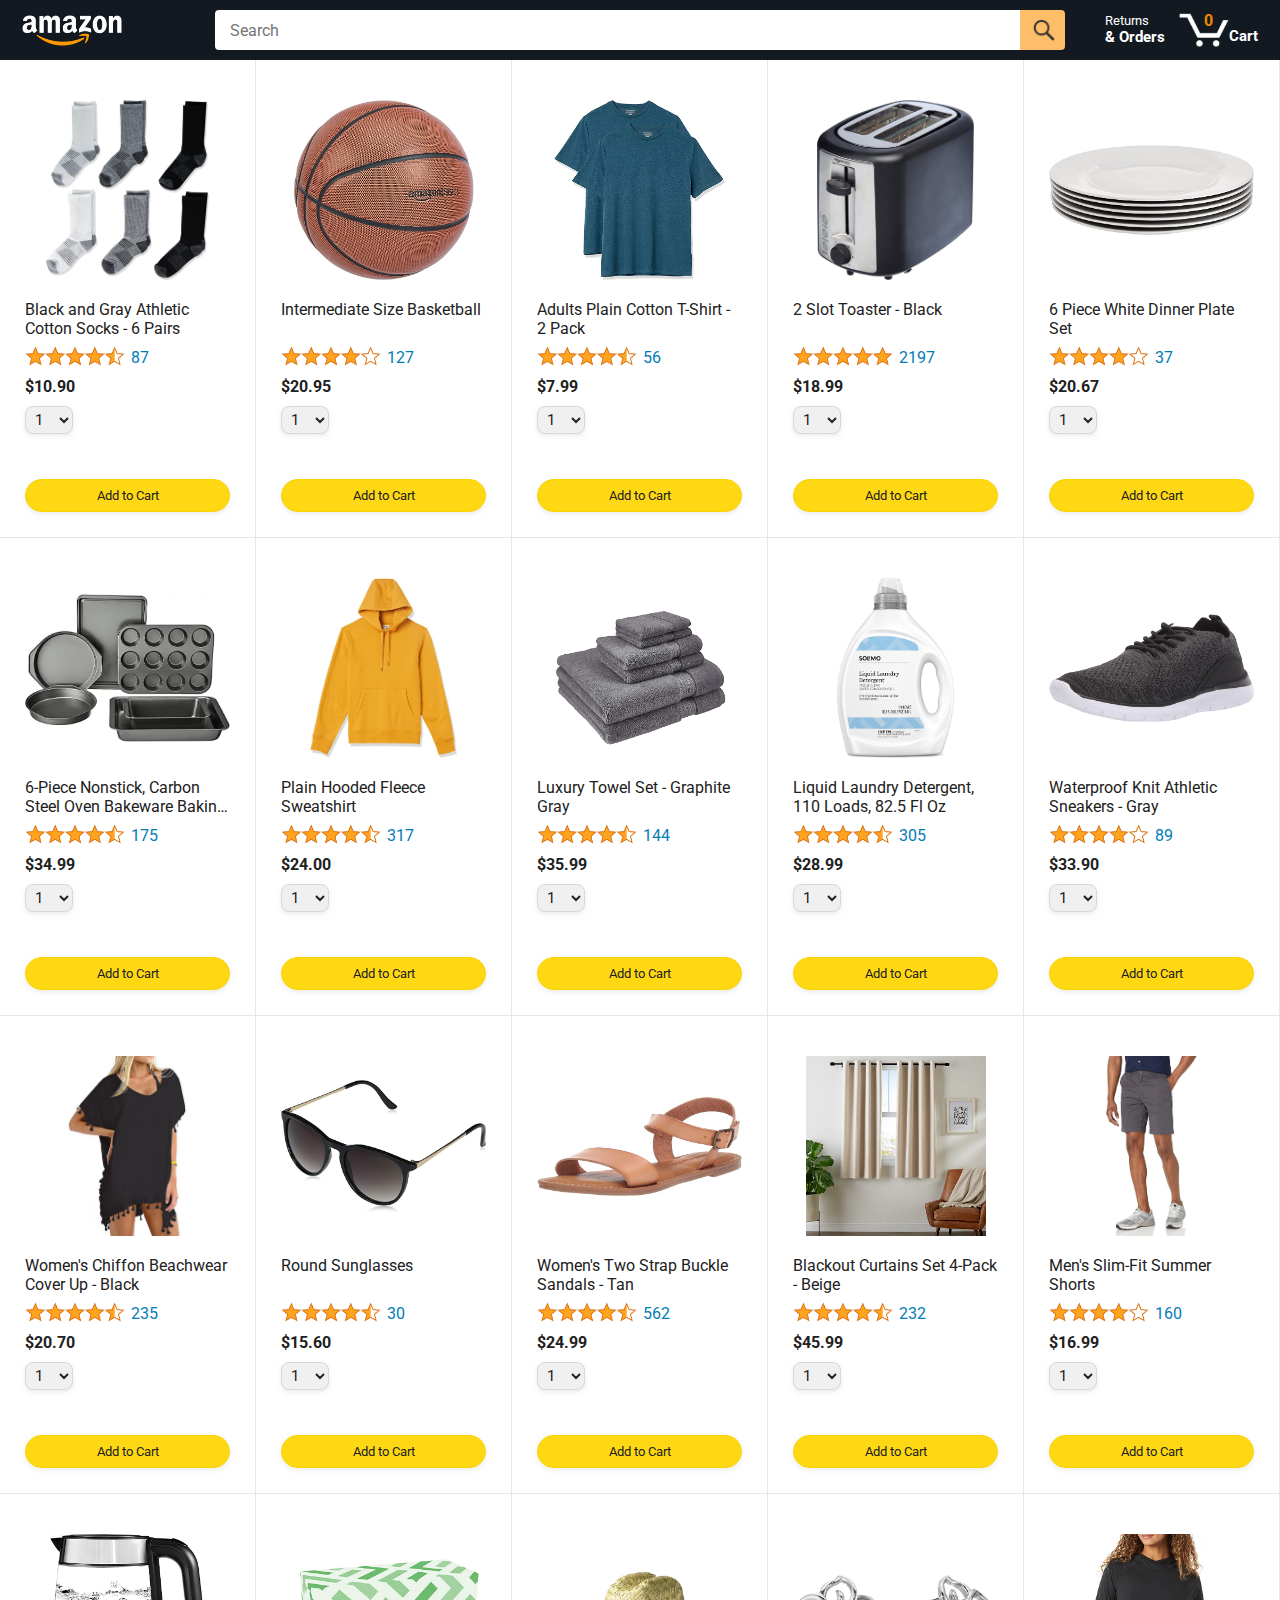
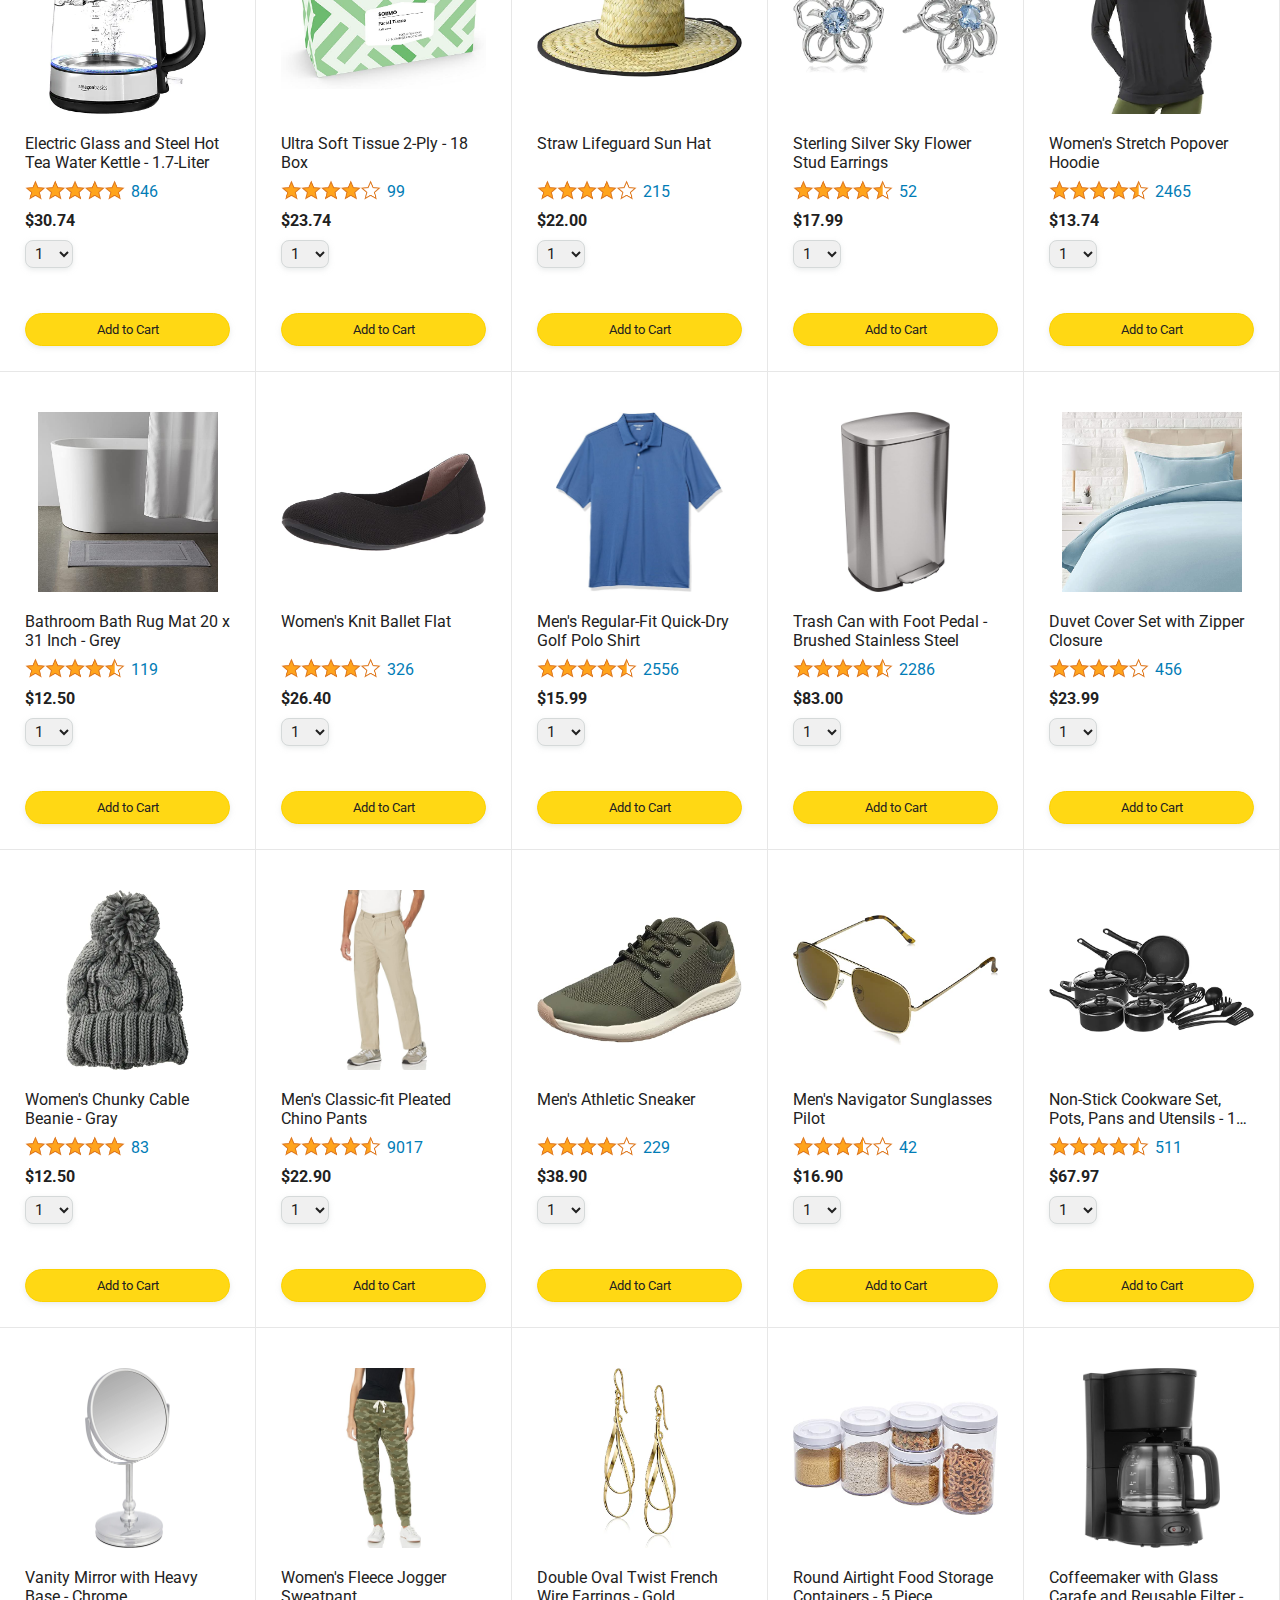
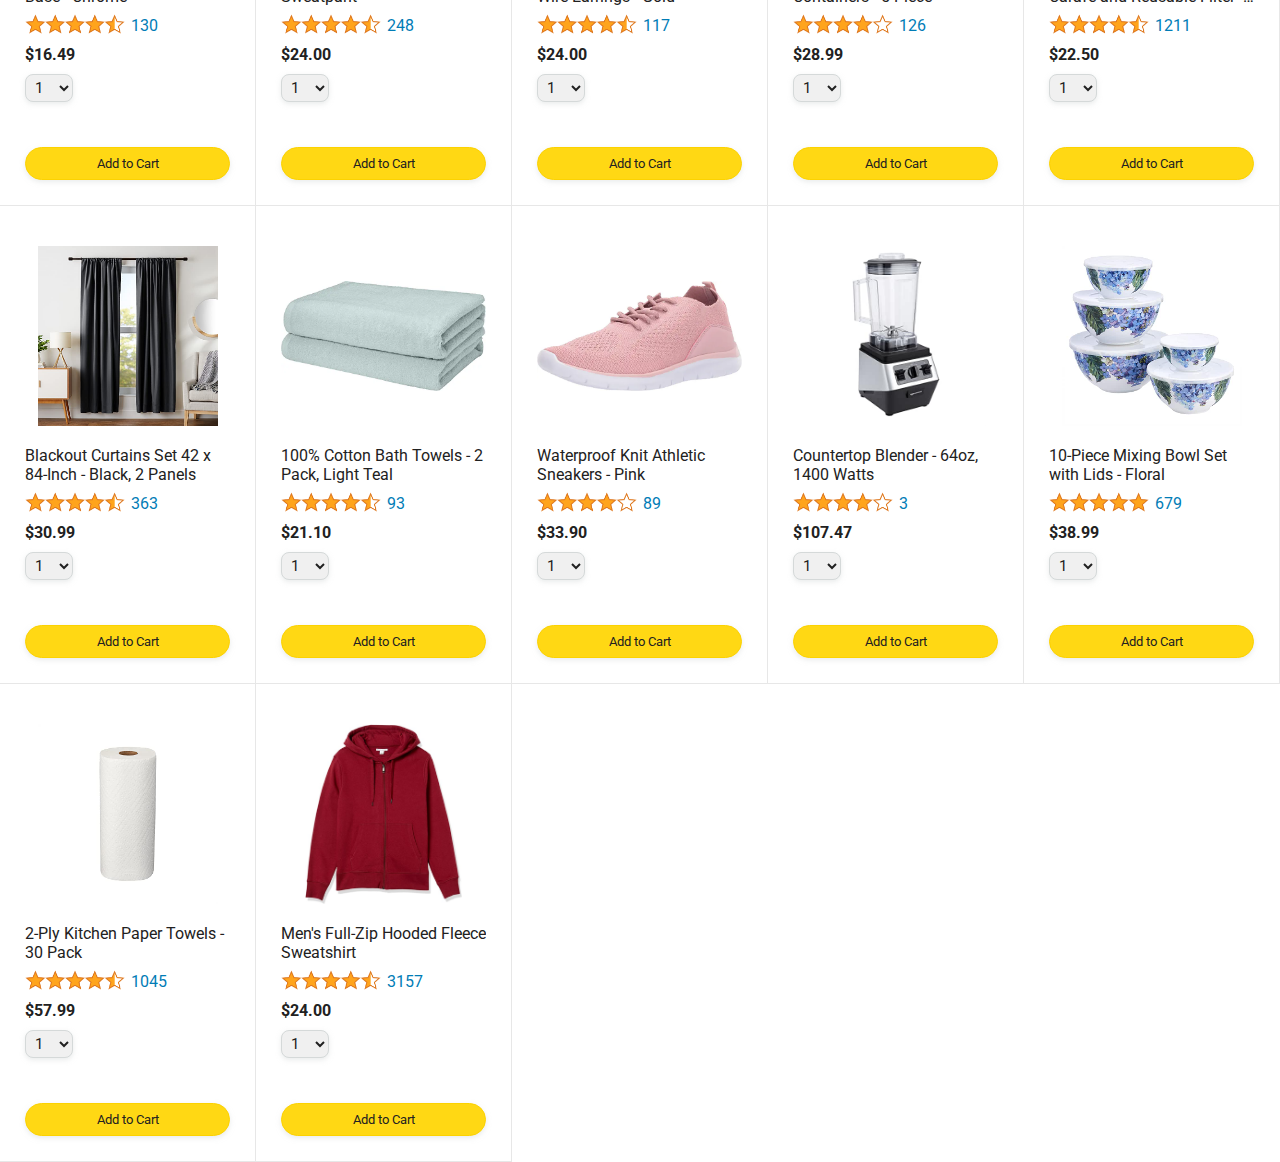
<file: amazon-html-css/amazon.html>
<!DOCTYPE html>
<html>
  <head>
    <title>Amazon Project</title>

    <!-- This code is needed for responsive design to work.
      (Responsive design = make the website look good on
      smaller screen sizes like a phone or a tablet). -->
    <meta name="viewport" content="width=device-width, initial-scale=1">

    <!-- Load a font called Roboto from Google Fonts. -->
    <link rel="preconnect" href="https://fonts.googleapis.com">
    <link rel="preconnect" href="https://fonts.gstatic.com" crossorigin>
    <link href="https://fonts.googleapis.com/css2?family=Roboto:wght@400;500;700&display=swap" rel="stylesheet">

    <!-- Here are the CSS files for this page. -->
    <link rel="stylesheet" href="styles/shared/general.css">
    <link rel="stylesheet" href="styles/shared/amazon-header.css">
    <link rel="stylesheet" href="styles/pages/amazon.css">
  </head>
  <body>
    <div class="amazon-header">
      <div class="amazon-header-left-section">
        <a href="amazon.html" class="header-link">
          <img class="amazon-logo"
            src="images/amazon-logo-white.png">
          <img class="amazon-mobile-logo"
            src="images/amazon-mobile-logo-white.png">
        </a>
      </div>

      <div class="amazon-header-middle-section">
        <input class="search-bar" type="text" placeholder="Search">

        <button class="search-button">
          <img class="search-icon" src="images/icons/search-icon.png">
        </button>
      </div>

      <div class="amazon-header-right-section">
        <a class="orders-link header-link" href="orders.html">
          <span class="returns-text">Returns</span>
          <span class="orders-text">& Orders</span>
        </a>

        <a class="cart-link header-link" href="checkout.html">
          <img class="cart-icon" src="images/icons/cart-icon.png">
          <div class="cart-quantity js-cart-quantity">0</div>
          <div class="cart-text">Cart</div>
        </a>
      </div>
    </div>

    <div class="main">
      <div class="products-grid js-products-grid">
      </div>
    </div>

    <script src="data/cart.js"></script>
    <script src="data/products.js"></script>
    <script src="scripts/amazon.js"></script>
  </body>
</html>
</file>
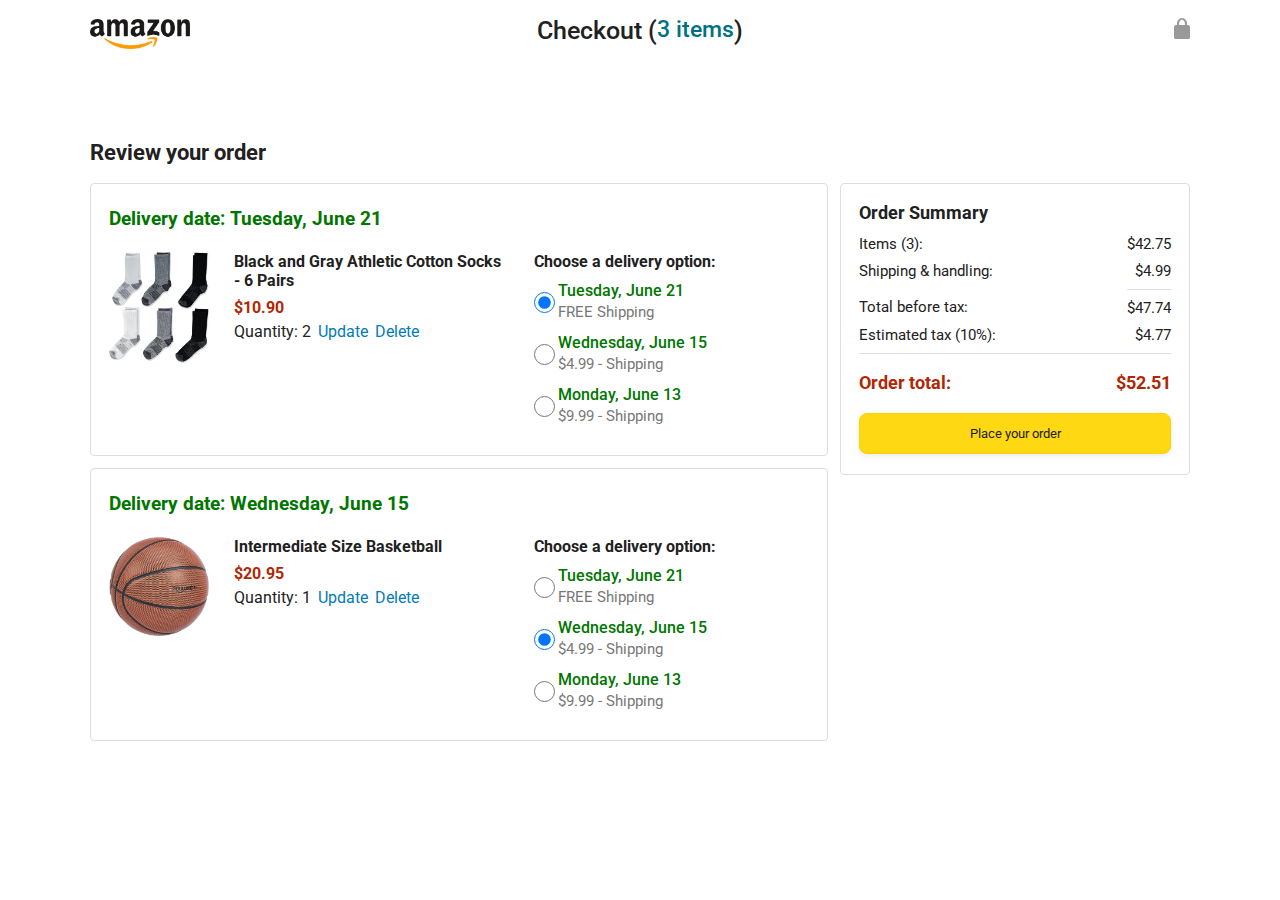
<file: amazon-html-css/checkout.html>
<!DOCTYPE html>
<html>
  <head>
    <title>Checkout</title>

    <!-- This code is needed for responsive design to work.
      (Responsive design = make the website look good on
      smaller screen sizes like a phone or a tablet). -->
    <meta name="viewport" content="width=device-width, initial-scale=1">

    <!-- Load a font called Roboto from Google Fonts. -->
    <link rel="preconnect" href="https://fonts.googleapis.com">
    <link rel="preconnect" href="https://fonts.gstatic.com" crossorigin>
    <link href="https://fonts.googleapis.com/css2?family=Roboto:wght@400;500;700&display=swap" rel="stylesheet">

    <!-- Here are the CSS files for this page. -->
    <link rel="stylesheet" href="styles/shared/general.css">
    <link rel="stylesheet" href="styles/pages/checkout/checkout-header.css">
    <link rel="stylesheet" href="styles/pages/checkout/checkout.css">
  </head>
  <body>
    <div class="checkout-header">
      <div class="header-content">
        <div class="checkout-header-left-section">
          <a href="amazon.html">
            <img class="amazon-logo" src="images/amazon-logo.png">
            <img class="amazon-mobile-logo" src="images/amazon-mobile-logo.png">
          </a>
        </div>

        <div class="checkout-header-middle-section">
          Checkout (<a class="return-to-home-link"
            href="amazon.html">3 items</a>)
        </div>

        <div class="checkout-header-right-section">
          <img src="images/icons/checkout-lock-icon.png">
        </div>
      </div>
    </div>

    <div class="main">
      <div class="page-title">Review your order</div>

      <div class="checkout-grid">
        <div class="order-summary">
          <div class="cart-item-container">
            <div class="delivery-date">
              Delivery date: Tuesday, June 21
            </div>

            <div class="cart-item-details-grid">
              <img class="product-image"
                src="images/products/athletic-cotton-socks-6-pairs.jpg">

              <div class="cart-item-details">
                <div class="product-name">
                  Black and Gray Athletic Cotton Socks - 6 Pairs
                </div>
                <div class="product-price">
                  $10.90
                </div>
                <div class="product-quantity">
                  <span>
                    Quantity: <span class="quantity-label">2</span>
                  </span>
                  <span class="update-quantity-link link-primary">
                    Update
                  </span>
                  <span class="delete-quantity-link link-primary">
                    Delete
                  </span>
                </div>
              </div>

              <div class="delivery-options">
                <div class="delivery-options-title">
                  Choose a delivery option:
                </div>
                <div class="delivery-option">
                  <input type="radio" checked
                    class="delivery-option-input"
                    name="delivery-option-1">
                  <div>
                    <div class="delivery-option-date">
                      Tuesday, June 21
                    </div>
                    <div class="delivery-option-price">
                      FREE Shipping
                    </div>
                  </div>
                </div>
                <div class="delivery-option">
                  <input type="radio"
                    class="delivery-option-input"
                    name="delivery-option-1">
                  <div>
                    <div class="delivery-option-date">
                      Wednesday, June 15
                    </div>
                    <div class="delivery-option-price">
                      $4.99 - Shipping
                    </div>
                  </div>
                </div>
                <div class="delivery-option">
                  <input type="radio"
                    class="delivery-option-input"
                    name="delivery-option-1">
                  <div>
                    <div class="delivery-option-date">
                      Monday, June 13
                    </div>
                    <div class="delivery-option-price">
                      $9.99 - Shipping
                    </div>
                  </div>
                </div>
              </div>
            </div>
          </div>

          <div class="cart-item-container">
            <div class="delivery-date">
              Delivery date: Wednesday, June 15
            </div>

            <div class="cart-item-details-grid">
              <img class="product-image"
                src="images/products/intermediate-composite-basketball.jpg">

              <div class="cart-item-details">
                <div class="product-name">
                  Intermediate Size Basketball
                </div>
                <div class="product-price">
                  $20.95
                </div>
                <div class="product-quantity">
                  <span>
                    Quantity: <span class="quantity-label">1</span>
                  </span>
                  <span class="update-quantity-link link-primary">
                    Update
                  </span>
                  <span class="delete-quantity-link link-primary">
                    Delete
                  </span>
                </div>
              </div>

              <div class="delivery-options">
                <div class="delivery-options-title">
                  Choose a delivery option:
                </div>

                <div class="delivery-option">
                  <input type="radio" class="delivery-option-input"
                    name="delivery-option-2">
                  <div>
                    <div class="delivery-option-date">
                      Tuesday, June 21
                    </div>
                    <div class="delivery-option-price">
                      FREE Shipping
                    </div>
                  </div>
                </div>
                <div class="delivery-option">
                  <input type="radio" checked class="delivery-option-input"
                    name="delivery-option-2">
                  <div>
                    <div class="delivery-option-date">
                      Wednesday, June 15
                    </div>
                    <div class="delivery-option-price">
                      $4.99 - Shipping
                    </div>
                  </div>
                </div>
                <div class="delivery-option">
                  <input type="radio" class="delivery-option-input"
                    name="delivery-option-2">
                  <div>
                    <div class="delivery-option-date">
                      Monday, June 13
                    </div>
                    <div class="delivery-option-price">
                      $9.99 - Shipping
                    </div>
                  </div>
                </div>
              </div>
            </div>
          </div>
        </div>

        <div class="payment-summary">
          <div class="payment-summary-title">
            Order Summary
          </div>

          <div class="payment-summary-row">
            <div>Items (3):</div>
            <div class="payment-summary-money">$42.75</div>
          </div>

          <div class="payment-summary-row">
            <div>Shipping &amp; handling:</div>
            <div class="payment-summary-money">$4.99</div>
          </div>

          <div class="payment-summary-row subtotal-row">
            <div>Total before tax:</div>
            <div class="payment-summary-money">$47.74</div>
          </div>

          <div class="payment-summary-row">
            <div>Estimated tax (10%):</div>
            <div class="payment-summary-money">$4.77</div>
          </div>

          <div class="payment-summary-row total-row">
            <div>Order total:</div>
            <div class="payment-summary-money">$52.51</div>
          </div>

          <button class="place-order-button button-primary">
            Place your order
          </button>
        </div>
      </div>
    </div>
  </body>
</html>
</file>
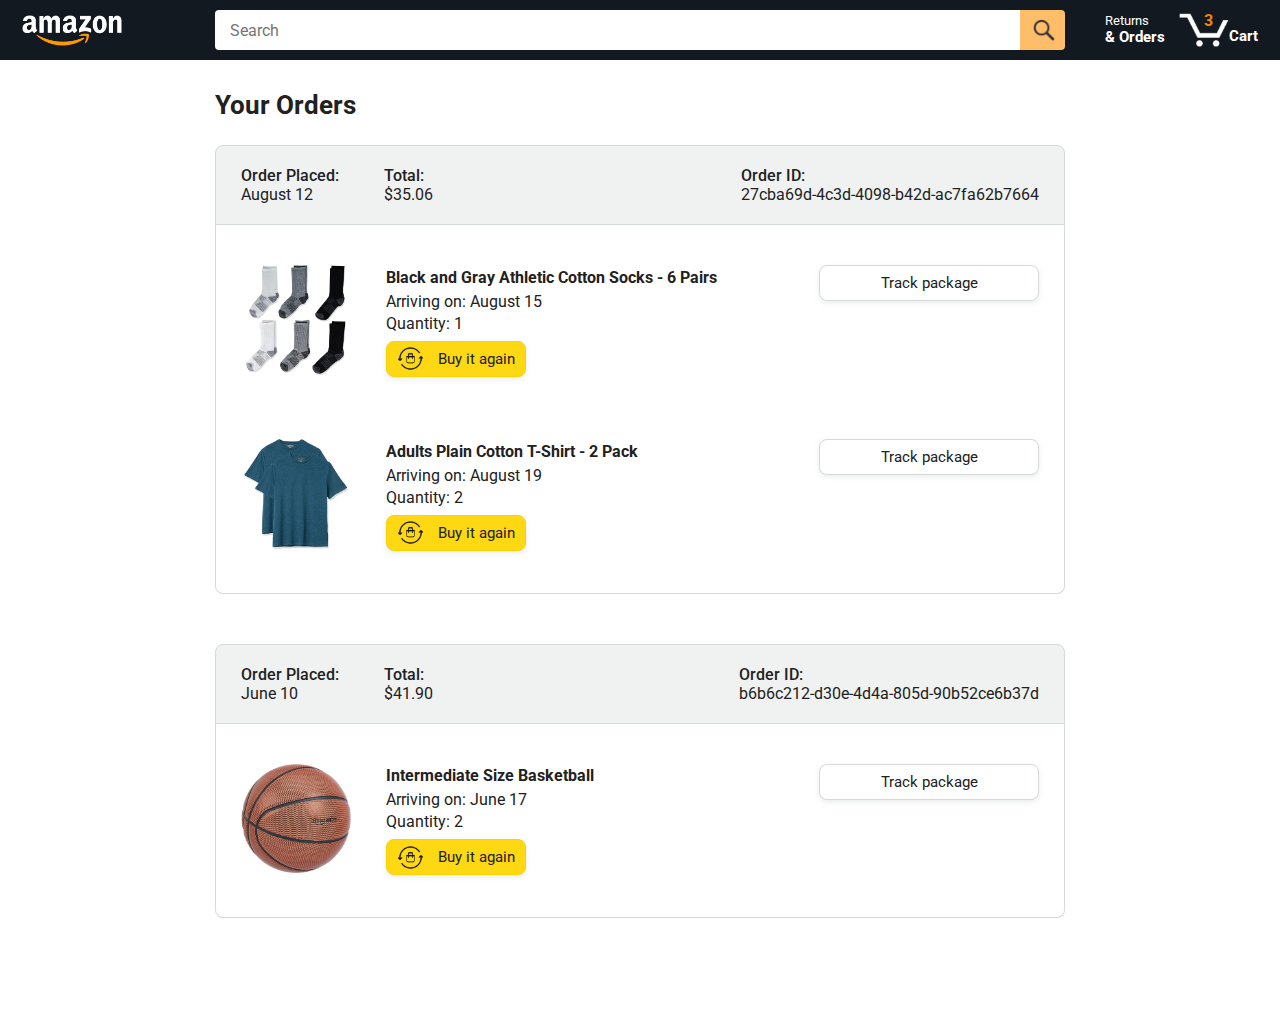
<file: amazon-html-css/orders.html>
<!DOCTYPE html>
<html>
  <head>
    <title>Orders</title>

    <!-- This code is needed for responsive design to work.
      (Responsive design = make the website look good on
      smaller screen sizes like a phone or a tablet). -->
    <meta name="viewport" content="width=device-width, initial-scale=1">

    <!-- Load a font called Roboto from Google Fonts. -->
    <link rel="preconnect" href="https://fonts.googleapis.com">
    <link rel="preconnect" href="https://fonts.gstatic.com" crossorigin>
    <link href="https://fonts.googleapis.com/css2?family=Roboto:wght@400;500;700&display=swap" rel="stylesheet">

    <!-- Here are the CSS files for this page. -->
    <link rel="stylesheet" href="styles/shared/general.css">
    <link rel="stylesheet" href="styles/shared/amazon-header.css">
    <link rel="stylesheet" href="styles/pages/orders.css">
  </head>
  <body>
    <div class="amazon-header">
      <div class="amazon-header-left-section">
        <a href="amazon.html" class="header-link">
          <img class="amazon-logo"
            src="images/amazon-logo-white.png">
          <img class="amazon-mobile-logo"
            src="images/amazon-mobile-logo-white.png">
        </a>
      </div>

      <div class="amazon-header-middle-section">
        <input class="search-bar" type="text" placeholder="Search">

        <button class="search-button">
          <img class="search-icon" src="images/icons/search-icon.png">
        </button>
      </div>

      <div class="amazon-header-right-section">
        <a class="orders-link header-link" href="orders.html">
          <span class="returns-text">Returns</span>
          <span class="orders-text">& Orders</span>
        </a>

        <a class="cart-link header-link" href="checkout.html">
          <img class="cart-icon" src="images/icons/cart-icon.png">
          <div class="cart-quantity">3</div>
          <div class="cart-text">Cart</div>
        </a>
      </div>
    </div>

    <div class="main">
      <div class="page-title">Your Orders</div>

      <div class="orders-grid">
        <div class="order-container">
          
          <div class="order-header">
            <div class="order-header-left-section">
              <div class="order-date">
                <div class="order-header-label">Order Placed:</div>
                <div>August 12</div>
              </div>
              <div class="order-total">
                <div class="order-header-label">Total:</div>
                <div>$35.06</div>
              </div>
            </div>

            <div class="order-header-right-section">
              <div class="order-header-label">Order ID:</div>
              <div>27cba69d-4c3d-4098-b42d-ac7fa62b7664</div>
            </div>
          </div>

          <div class="order-details-grid">
            <div class="product-image-container">
              <img src="images/products/athletic-cotton-socks-6-pairs.jpg">
            </div>

            <div class="product-details">
              <div class="product-name">
                Black and Gray Athletic Cotton Socks - 6 Pairs
              </div>
              <div class="product-delivery-date">
                Arriving on: August 15
              </div>
              <div class="product-quantity">
                Quantity: 1
              </div>
              <button class="buy-again-button button-primary">
                <img class="buy-again-icon" src="images/icons/buy-again.png">
                <span class="buy-again-message">Buy it again</span>
              </button>
            </div>

            <div class="product-actions">
              <a href="tracking.html">
                <button class="track-package-button button-secondary">
                  Track package
                </button>
              </a>
            </div>

            <div class="product-image-container">
              <img src="images/products/adults-plain-cotton-tshirt-2-pack-teal.jpg">
            </div>

            <div class="product-details">
              <div class="product-name">
                Adults Plain Cotton T-Shirt - 2 Pack
              </div>
              <div class="product-delivery-date">
                Arriving on: August 19
              </div>
              <div class="product-quantity">
                Quantity: 2
              </div>
              <button class="buy-again-button button-primary">
                <img class="buy-again-icon" src="images/icons/buy-again.png">
                <span class="buy-again-message">Buy it again</span>
              </button>
            </div>

            <div class="product-actions">
              <a href="tracking.html">
                <button class="track-package-button button-secondary">
                  Track package
                </button>
              </a>
            </div>
          </div>
        </div>

        <div class="order-container">

          <div class="order-header">
            <div class="order-header-left-section">
              <div class="order-date">
                <div class="order-header-label">Order Placed:</div>
                <div>June 10</div>
              </div>
              <div class="order-total">
                <div class="order-header-label">Total:</div>
                <div>$41.90</div>
              </div>
            </div>

            <div class="order-header-right-section">
              <div class="order-header-label">Order ID:</div>
              <div>b6b6c212-d30e-4d4a-805d-90b52ce6b37d</div>
            </div>
          </div>

          <div class="order-details-grid">
            <div class="product-image-container">
              <img src="images/products/intermediate-composite-basketball.jpg">
            </div>

            <div class="product-details">
              <div class="product-name">
                Intermediate Size Basketball
              </div>
              <div class="product-delivery-date">
                Arriving on: June 17
              </div>
              <div class="product-quantity">
                Quantity: 2
              </div>
              <button class="buy-again-button button-primary">
                <img class="buy-again-icon" src="images/icons/buy-again.png">
                <span class="buy-again-message">Buy it again</span>
              </button>
            </div>

            <div class="product-actions">
              <a href="tracking.html">
                <button class="track-package-button button-secondary">
                  Track package
                </button>
              </a>
            </div>
          </div>
        </div>
      </div>
    </div>
  </body>
</html>
</file>
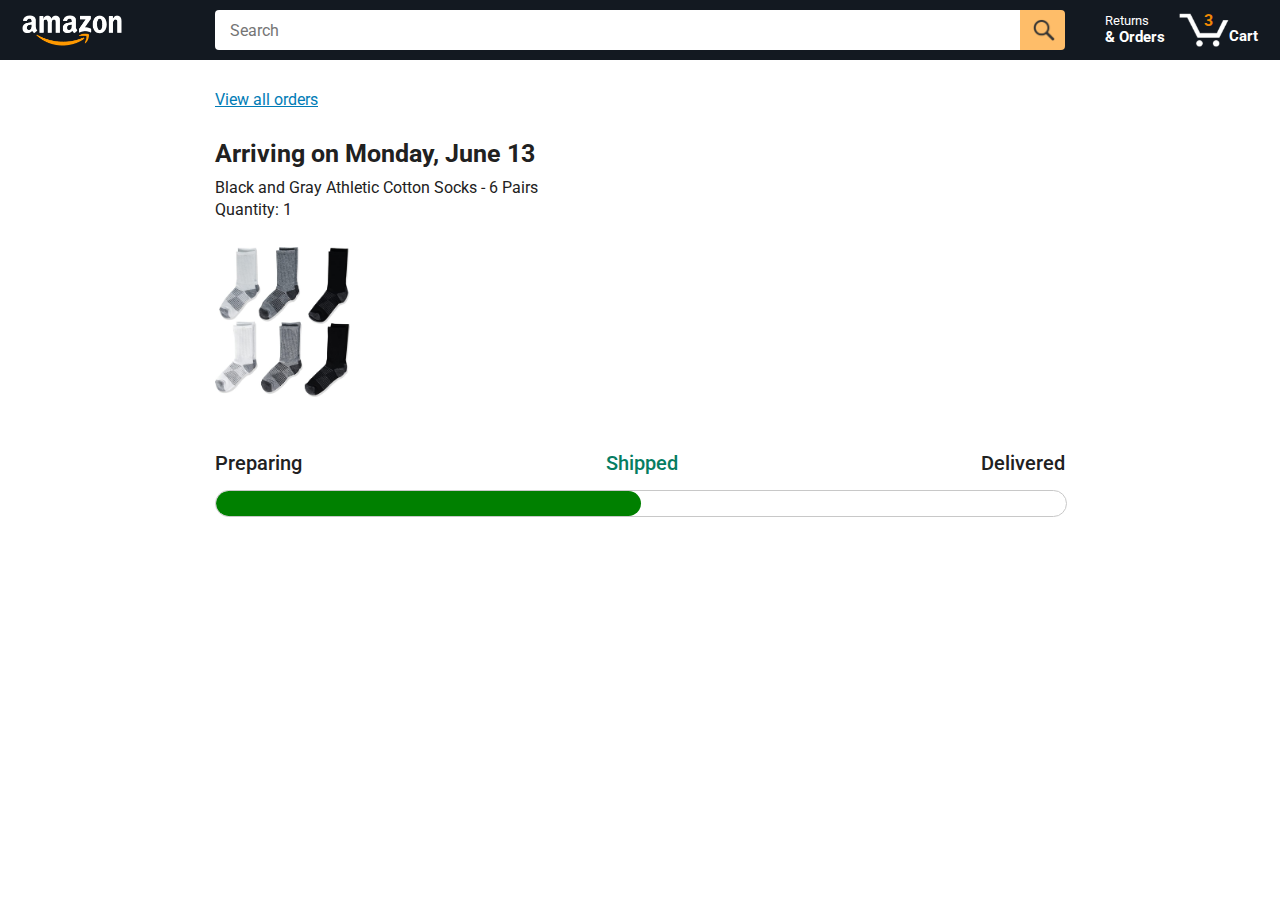
<file: amazon-html-css/tracking.html>
<!DOCTYPE html>
<html>
  <head>
    <title>Tracking</title>

    <!-- This code is needed for responsive design to work.
      (Responsive design = make the website look good on
      smaller screen sizes like a phone or a tablet). -->
    <meta name="viewport" content="width=device-width, initial-scale=1">

    <!-- Load a font called Roboto from Google Fonts. -->
    <link rel="preconnect" href="https://fonts.googleapis.com">
    <link rel="preconnect" href="https://fonts.gstatic.com" crossorigin>
    <link href="https://fonts.googleapis.com/css2?family=Roboto:wght@400;500;700&display=swap" rel="stylesheet">

    <!-- Here are the CSS files for this page. -->
    <link rel="stylesheet" href="styles/shared/general.css">
    <link rel="stylesheet" href="styles/shared/amazon-header.css">
    <link rel="stylesheet" href="styles/pages/tracking.css">
  </head>
  <body>
    <div class="amazon-header">
      <div class="amazon-header-left-section">
        <a href="amazon.html" class="header-link">
          <img class="amazon-logo"
            src="images/amazon-logo-white.png">
          <img class="amazon-mobile-logo"
            src="images/amazon-mobile-logo-white.png">
        </a>
      </div>

      <div class="amazon-header-middle-section">
        <input class="search-bar" type="text" placeholder="Search">

        <button class="search-button">
          <img class="search-icon" src="images/icons/search-icon.png">
        </button>
      </div>

      <div class="amazon-header-right-section">
        <a class="orders-link header-link" href="orders.html">
          <span class="returns-text">Returns</span>
          <span class="orders-text">& Orders</span>
        </a>

        <a class="cart-link header-link" href="checkout.html">
          <img class="cart-icon" src="images/icons/cart-icon.png">
          <div class="cart-quantity">3</div>
          <div class="cart-text">Cart</div>
        </a>
      </div>
    </div>

    <div class="main">
      <div class="order-tracking">
        <a class="back-to-orders-link link-primary" href="orders.html">
          View all orders
        </a>

        <div class="delivery-date">
          Arriving on Monday, June 13
        </div>

        <div class="product-info">
          Black and Gray Athletic Cotton Socks - 6 Pairs
        </div>

        <div class="product-info">
          Quantity: 1
        </div>

        <img class="product-image" src="images/products/athletic-cotton-socks-6-pairs.jpg">

        <div class="progress-labels-container">
          <div class="progress-label">
            Preparing
          </div>
          <div class="progress-label current-status">
            Shipped
          </div>
          <div class="progress-label">
            Delivered
          </div>
        </div>

        <div class="progress-bar-container">
          <div class="progress-bar"></div>
        </div>
      </div>
    </div>
  </body>
</html>
</file>
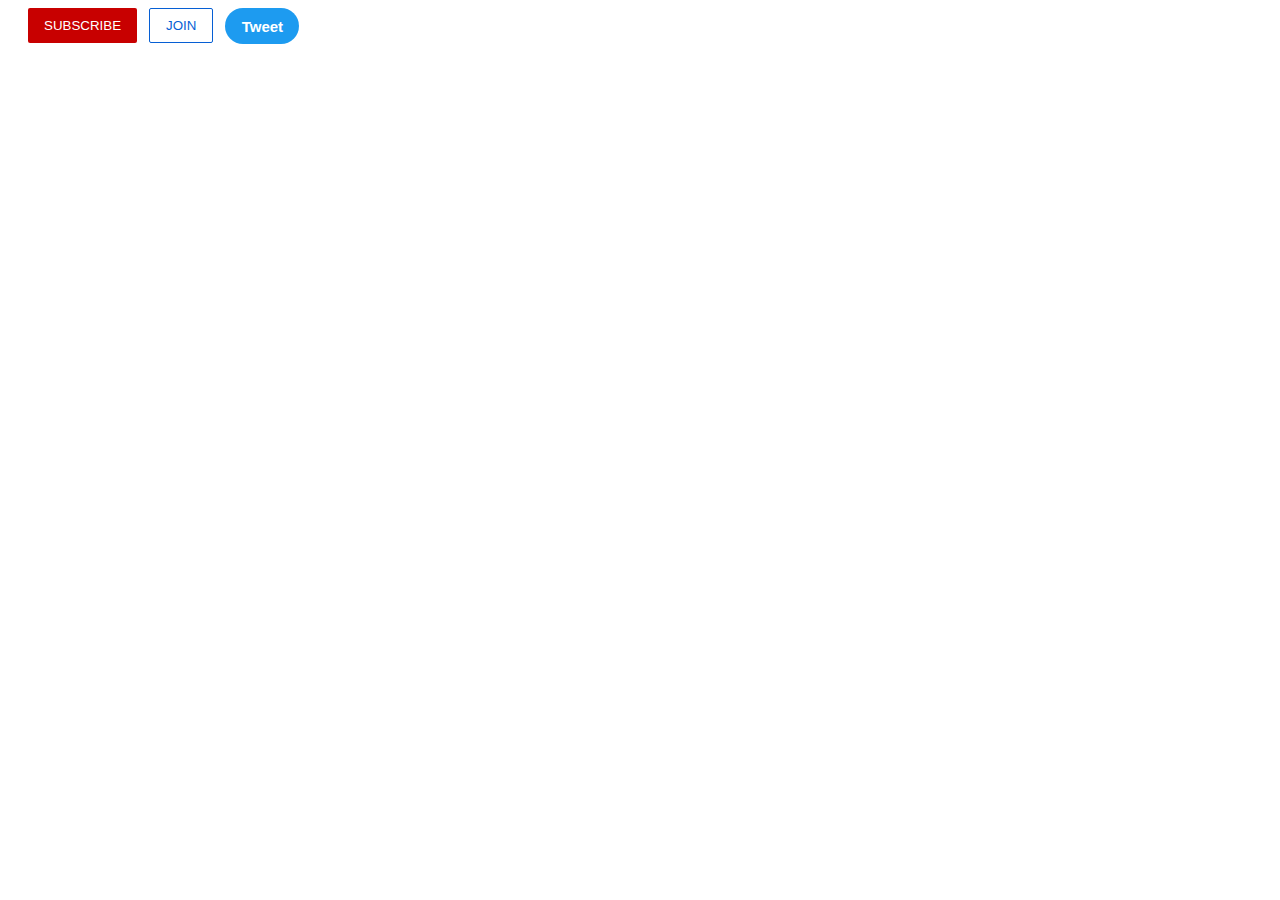
<file: youtube-html-css/lesson-06/buttons.html>
<!DOCTYPE html>
<html>
  <head>
    <title>Buttons Practice</title>
    <link rel="stylesheet" href="styles/buttons.css">
  </head>
  <body>
    <button class="subscribe-button">
      SUBSCRIBE
    </button>

    <button class="join-button">
      JOIN
    </button>

    <button class="tweet-button">
      Tweet
    </button>
  </body>
</html>
</file>
<file: amazon-html-css/styles/shared/general.css>
body {
  font-family: Roboto, Arial;
  color: rgb(33, 33, 33);
  /* The <body> element has a default margin of 8px
     on all sides. This removes the default margins. */
  margin: 0;
}

/* <p> elements have a default margin on the top
   and bottom. This removes the default margins. */
p {
  margin: 0;
}

button {
  cursor: pointer;
}

select {
  cursor: pointer;
}

input, select, button {
  font-family: Roboto, Arial;
}

.button-primary {
  color: rgb(33, 33, 33);
  background-color: rgb(255, 216, 20);
  border: 1px solid rgb(252, 210, 0);
  border-radius: 8px;
  cursor: pointer;
  box-shadow: 0 2px 5px rgba(213, 217, 217, 0.5);
}

.button-primary:hover {
  background-color: rgb(247, 202, 0);
  border: 1px solid rgb(242, 194, 0);
}

.button-primary:active {
  background: rgb(255, 216, 20);
  border-color: rgb(252, 210, 0);
  box-shadow: none;
}

.button-secondary {
  color: rgb(33, 33, 33);
  background: white;
  border: 1px solid rgb(213, 217, 217);
  border-radius: 8px;
  cursor: pointer;
  box-shadow: 0 2px 5px rgba(213, 217, 217, 0.5);
}

.button-secondary:hover {
  background-color: rgb(247, 250, 250);
}

.button-secondary:active {
  background-color: rgb(237, 253, 255);
  box-shadow: none;
}

/* These styles will limit text to 2 lines. Anything
   beyond 2 lines will be replaced with "..."
   You can find this code by using an A.I. tool or by
   searching in Google.
   https://css-tricks.com/almanac/properties/l/line-clamp/ */
.limit-text-to-2-lines {
  display: -webkit-box;
  -webkit-line-clamp: 2;
  -webkit-box-orient: vertical;
  overflow: hidden;
}

.link-primary {
  color: rgb(1, 124, 182);
  cursor: pointer;
}

.link-primary:hover {
  color: rgb(196, 80, 0);
}

/* Styles for dropdown selectors. */
select {
  color: rgb(33, 33, 33);
  background-color: rgb(240, 240, 240);
  border: 1px solid rgb(213, 217, 217);
  border-radius: 8px;
  padding: 3px 5px;
  font-size: 15px;
  cursor: pointer;
  box-shadow: 0 2px 5px rgba(213, 217, 217, 0.5);
}

select:focus,
input:focus {
  outline: 2px solid rgb(255, 153, 0);
}
</file>
<file: amazon-html-css/styles/shared/amazon-header.css>
.amazon-header {
  background-color: rgb(19, 25, 33);
  color: white;
  padding-left: 15px;
  padding-right: 15px;

  display: flex;
  align-items: center;
  justify-content: space-between;

  position: fixed;
  top: 0;
  left: 0;
  right: 0;
  height: 60px;
}

.amazon-header-left-section {
  width: 180px;
}

@media (max-width: 800px) {
  .amazon-header-left-section {
    width: unset;
  }
}

.header-link {
  display: inline-block;
  padding: 6px;
  border-radius: 2px;
  cursor: pointer;
  text-decoration: none;
  border: 1px solid rgba(0, 0, 0, 0);
}

.header-link:hover {
  border: 1px solid white;
}

.amazon-logo {
  width: 100px;
  margin-top: 5px;
}

.amazon-mobile-logo {
  display: none;
}

@media (max-width: 575px) {
  .amazon-logo {
    display: none;
  }

  .amazon-mobile-logo {
    display: block;
    height: 35px;
    margin-top: 5px;
  }
}

.amazon-header-middle-section {
  flex: 1;
  max-width: 850px;
  margin-left: 10px;
  margin-right: 10px;
  display: flex;
}

.search-bar {
  flex: 1;
  width: 0;
  font-size: 16px;
  height: 38px;
  padding-left: 15px;
  border: none;
  border-top-left-radius: 4px;
  border-bottom-left-radius: 4px;
  border-top-right-radius: 0;
  border-bottom-right-radius: 0;
}

.search-button {
  background-color: rgb(254, 189, 105);
  border: none;
  width: 45px;
  height: 40px;
  border-top-right-radius: 4px;
  border-bottom-right-radius: 4px;
  flex-shrink: 0;
}

.search-icon {
  height: 22px;
  margin-left: 2px;
  margin-top: 3px;
}

.amazon-header-right-section {
  width: 180px;
  flex-shrink: 0;
  display: flex;
  justify-content: end;
}

.orders-link {
  color: white;
}

.returns-text {
  display: block;
  font-size: 13px;
}

.orders-text {
  display: block;
  font-size: 15px;
  font-weight: 700;
}

.cart-link {
  color: white;
  display: flex;
  align-items: center;
  position: relative;
}

.cart-icon {
  width: 50px;
}

.cart-text {
  margin-top: 12px;
  font-size: 15px;
  font-weight: 700;
}

.cart-quantity {
  color: rgb(240, 136, 4);
  font-size: 16px;
  font-weight: 700;

  position: absolute;
  top: 4px;
  left: 22px;
  
  width: 26px;
  text-align: center;
}
</file>
<file: amazon-html-css/styles/pages/amazon.css>
.main {
  margin-top: 60px;
}

.products-grid {
  display: grid;

  /* - In CSS Grid, 1fr means a column will take up the
       remaining space in the grid.
     - If we write 1fr 1fr ... 1fr; 8 times, this will
       divide the grid into 8 columns, each taking up an
       equal amount of the space.
     - repeat(8, 1fr); is a shortcut for repeating "1fr"
       8 times (instead of typing out "1fr" 8 times).
       repeat(...) is a special property that works with
       display: grid; */
  grid-template-columns: repeat(8, 1fr);
}

/* @media is used to create responsive design (making the
   website look good on any screen size). This @media
   means when the screen width is 2000px or less, we
   will divide the grid into 7 columns instead of 8. */
@media (max-width: 2000px) {
  .products-grid {
    grid-template-columns: repeat(7, 1fr);
  }
}

/* This @media means when the screen width is 1600px or
   less, we will divide the grid into 6 columns. */
@media (max-width: 1600px) {
  .products-grid {
    grid-template-columns: repeat(6, 1fr);
  }
}

@media (max-width: 1300px) {
  .products-grid {
    grid-template-columns: repeat(5, 1fr);
  }
}

@media (max-width: 1000px) {
  .products-grid {
    grid-template-columns: repeat(4, 1fr);
  }
}

@media (max-width: 800px) {
  .products-grid {
    grid-template-columns: repeat(3, 1fr);
  }
}

@media (max-width: 575px) {
  .products-grid {
    grid-template-columns: repeat(2, 1fr);
  }
}

@media (max-width: 450px) {
  .products-grid {
    grid-template-columns: 1fr;
  }
}

.product-container {
  padding-top: 40px;
  padding-bottom: 25px;
  padding-left: 25px;
  padding-right: 25px;

  border-right: 1px solid rgb(231, 231, 231);
  border-bottom: 1px solid rgb(231, 231, 231);

  display: flex;
  flex-direction: column;
}

.product-image-container {
  display: flex;
  justify-content: center;
  align-items: center;

  height: 180px;
  margin-bottom: 20px;
}

.product-image {
  /* Images will overflow their container by default. To
    prevent this, we set max-width and max-height to 100%
    so they stay inside their container. */
  max-width: 100%;
  max-height: 100%;
}

.product-name {
  height: 40px;
  margin-bottom: 5px;
}

.product-rating-container {
  display: flex;
  align-items: center;
  margin-bottom: 10px;
}

.product-rating-stars {
  width: 100px;
  margin-right: 6px;
}

.product-rating-count {
  color: rgb(1, 124, 182);
  cursor: pointer;
  margin-top: 3px;
}

.product-price {
  font-weight: 700;
  margin-bottom: 10px;
}

.product-quantity-container {
  margin-bottom: 17px;
}

.product-spacer {
  flex: 1;
}

.added-to-cart {
  color: rgb(6, 125, 98);
  font-size: 16px;

  display: flex;
  align-items: center;
  margin-bottom: 8px;

  /* At first, the "Added to cart" message will
     be invisible. Use JavaScript to change the
     opacity and make it visible. */
  opacity: 0;
}

.added-to-cart img {
  height: 20px;
  margin-right: 5px;
}

.add-to-cart-button {
  width: 100%;
  padding: 8px;
  border-radius: 50px;
}
</file>
<file: amazon-html-css/styles/pages/checkout/checkout-header.css>
.checkout-header {
  height: 60px;
  padding-left: 30px;
  padding-right: 30px;
  background-color: white;

  display: flex;
  justify-content: center;

  position: fixed;
  top: 0;
  left: 0;
  right: 0;
  z-index: 1000;
}

.header-content {
  width: 100%;
  max-width: 1100px;

  display: flex;
  align-items: center;
}

.checkout-header-left-section {
  width: 150px;
}

.amazon-logo {
  width: 100px;
  margin-top: 12px;
}

.amazon-mobile-logo {
  display: none;
}

/* @media is used to create responsive design (making the
   website look good on any screen size). This @media
   means when the screen width is 575px or less, different
   styles (inside the {...}) will be applied. */
@media (max-width: 575px) {
  .checkout-header-left-section {
    width: auto;
  }

  .amazon-logo {
    display: none;
  }

  .amazon-mobile-logo {
    display: inline-block;
    height: 35px;
    margin-top: 5px;
  }
}

.checkout-header-middle-section {
  flex: 1;
  flex-shrink: 0;
  text-align: center;

  font-size: 25px;
  font-weight: 500;

  display: flex;
  justify-content: center;
}

.return-to-home-link {
  color: rgb(0, 113, 133);
  font-size: 23px;
  text-decoration: none;
  cursor: pointer;
}

@media (max-width: 1000px) {
  .checkout-header-middle-section {
    font-size: 20px;
    margin-right: 60px;
  }

  .return-to-home-link {
    font-size: 18px;
  }
}

@media (max-width: 575px) {
  .checkout-header-middle-section {
    margin-right: 5px;
  }
}

.checkout-header-right-section {
  text-align: right;
  width: 150px;
}

@media (max-width: 1000px) {
  .checkout-header-right-section {
    width: auto;
  }
}
</file>
<file: amazon-html-css/styles/pages/checkout/checkout.css>
.main {
  max-width: 1100px;
  padding-left: 30px;
  padding-right: 30px;

  margin-top: 140px;
  margin-bottom: 100px;

  /* margin-left: auto;
     margin-right auto;
     Is a trick for centering an element horizontally
     without needing a container. */
  margin-left: auto;
  margin-right: auto;
}

.page-title {
  font-weight: 700;
  font-size: 22px;
  margin-bottom: 18px;
}

.checkout-grid {
  display: grid;
  /* Here, 1fr means the first column will take
     up the remaining space in the grid. */
  grid-template-columns: 1fr 350px;
  column-gap: 12px;

  /* Use align-items: start; to prevent the elements
     in the grid from stretching vertically. */
  align-items: start;
}

@media (max-width: 1000px) {
  .main {
    max-width: 500px;
  }

  .checkout-grid {
    grid-template-columns: 1fr;
  }
}

.cart-item-container,
.payment-summary {
  border: 1px solid rgb(222, 222, 222);
  border-radius: 4px;
  padding: 18px;
}

.cart-item-container {
  margin-bottom: 12px;
}

.payment-summary {
  padding-bottom: 5px;
}

@media (max-width: 1000px) {
  .payment-summary {
    /* grid-row: 1 means this element will be placed into row
      1 in the grid. (Normally, the row that an element is
      placed in is determined by the order of the elements in
      the HTML. grid-row overrides this default ordering). */
    grid-row: 1;
    margin-bottom: 12px;
  }
}

.delivery-date {
  color: rgb(0, 118, 0);
  font-weight: 700;
  font-size: 19px;
  margin-top: 5px;
  margin-bottom: 22px;
}

.cart-item-details-grid {
  display: grid;
  /* 100px 1fr 1fr; means the 2nd and 3rd column will
     take up half the remaining space in the grid
     (they will divide up the remaining space evenly). */
  grid-template-columns: 100px 1fr 1fr;
  column-gap: 25px;
}

@media (max-width: 1000px) {
  .cart-item-details-grid {
    grid-template-columns: 100px 1fr;
    row-gap: 30px;
  }
}

.product-image {
  max-width: 100%;
  max-height: 120px;

  /* margin-left: auto;
     margin-right auto;
     Is a trick for centering an element horizontally
     without needing a container. */
  margin-left: auto;
  margin-right: auto;
}

.product-name {
  font-weight: 700;
  margin-bottom: 8px;
}

.product-price {
  color: rgb(177, 39, 4);
  font-weight: 700;
  margin-bottom: 5px;
}

.product-quantity .link-primary {
  margin-left: 3px;
}

@media (max-width: 1000px) {
  .delivery-options {
    /* grid-column: 1 means this element will be placed
       in column 1 in the grid. (Normally, the column that
       an element is placed in is determined by the order
       of the elements in the HTML. grid-column overrides
       this default ordering).
       
       / span 2 means this element will take up 2 columns
       in the grid (Normally, each element takes up 1
       column in the grid). */
    grid-column: 1 / span 2;
  }
}

.delivery-options-title {
  font-weight: 700;
  margin-bottom: 10px;
}

.delivery-option {
  display: grid;
  grid-template-columns: 24px 1fr;
  margin-bottom: 12px;
  cursor: pointer;
}

.delivery-option-input {
  margin-left: 0px;
  cursor: pointer;
}

.delivery-option-date {
  color: rgb(0, 118, 0);
  font-weight: 500;
  margin-bottom: 3px;
}

.delivery-option-price {
  color: rgb(120, 120, 120);
  font-size: 15px;
}

.payment-summary-title {
  font-weight: 700;
  font-size: 18px;
  margin-bottom: 12px;
}

.payment-summary-row {
  display: grid;
  /* 1fr auto; means the width of the 2nd column will be
     determined by the elements inside the column (auto).
     The 1st column will take up the remaining space. */
  grid-template-columns: 1fr auto;

  font-size: 15px;
  margin-bottom: 9px;
}

.payment-summary-money {
  text-align: right;
}

.subtotal-row .payment-summary-money {
  border-top: 1px solid rgb(222, 222, 222);
}

.subtotal-row div {
  padding-top: 9px;
}

.total-row {
  color: rgb(177, 39, 4);
  font-weight: 700;
  font-size: 18px;

  border-top: 1px solid rgb(222, 222, 222);
  padding-top: 18px;
}

.place-order-button {
  width: 100%;
  padding-top: 12px;
  padding-bottom: 12px;
  border-radius: 8px;

  margin-top: 11px;
  margin-bottom: 15px;
}
</file>
<file: amazon-html-css/styles/pages/orders.css>
.main {
  max-width: 850px;
  margin-top: 90px;
  margin-bottom: 100px;
  padding-left: 20px;
  padding-right: 20px;

  /* margin-left: auto;
     margin-right auto;
     Is a trick for centering an element horizontally
     without needing a container. */
  margin-left: auto;
  margin-right: auto;
}

.page-title {
  font-weight: 700;
  font-size: 26px;
  margin-bottom: 25px;
}

.orders-grid {
  display: grid;
  grid-template-columns: 1fr;
  row-gap: 50px;
}

.order-header {
  background-color: rgb(240, 242, 242);
  border: 1px solid rgb(213, 217, 217);

  display: flex;
  align-items: center;
  justify-content: space-between;

  padding: 20px 25px;
  border-top-left-radius: 8px;
  border-top-right-radius: 8px;
}

.order-header-left-section {
  display: flex;
  flex-shrink: 0;
}

.order-header-label {
  font-weight: 500;
}

.order-date,
.order-total {
  margin-right: 45px;
}

.order-header-right-section {
  flex-shrink: 1;
}

@media (max-width: 575px) {
  .order-header {
    flex-direction: column;
    align-items: start;
    line-height: 23px;
    padding: 15px;
  }

  .order-header-left-section {
    flex-direction: column;
  }

  .order-header-label {
    margin-right: 5px;
  }

  .order-date,
  .order-total {
    display: grid;
    grid-template-columns: auto 1fr;
    margin-right: 0;
  }

  .order-header-right-section {
    display: grid;
    grid-template-columns: auto 1fr;
  }
}

.order-details-grid {
  padding: 40px 25px;
  border: 1px solid rgb(213, 217, 217);
  border-top: none;
  border-bottom-left-radius: 8px;
  border-bottom-right-radius: 8px;

  display: grid;
  grid-template-columns: 110px 1fr 220px;
  column-gap: 35px;
  row-gap: 60px;
  align-items: center;
}

@media (max-width: 800px) {
  .order-details-grid {
    grid-template-columns: 110px 1fr;
    row-gap: 0;
    padding-bottom: 8px;
  }
}

@media (max-width: 450px) {
  .order-details-grid {
    grid-template-columns: 1fr;
  }
}

.product-image-container {
  text-align: center;
}

.product-image-container img {
  max-width: 110px;
  max-height: 110px;
}

.product-name {
  font-weight: 700;
  margin-bottom: 5px;
}

.product-delivery-date {
  margin-bottom: 3px;
}

.product-quantity {
  margin-bottom: 8px;
}

.buy-again-button {
  font-size: 15px;
  width: 140px;
  height: 36px;
  border-radius: 8px;

  display: flex;
  align-items: center;
  justify-content: center;
}

.buy-again-icon {
  width: 25px;
  margin-right: 15px;
}

.product-actions {
  align-self: start;
}

.track-package-button {
  width: 100%;
  font-size: 15px;
  padding: 8px;
}

@media (max-width: 800px) {
  .buy-again-button {
    margin-bottom: 10px;
  }

  .product-actions {
    /* grid-column: 2 means this element will be placed
       in column 2 in the grid. (Normally, the column that
       an element is placed in is determined by the order
       of the elements in the HTML. grid-column overrides
       this default ordering). */
    grid-column: 2;
    margin-bottom: 30px;
  }

  .track-package-button {
    width: 140px;
  }
}

@media (max-width: 450px) {
  .product-image-container {
    text-align: center;
    margin-bottom: 25px;
  }

  .product-image-container img {
    max-width: 150px;
    max-height: 150px;
  }

  .product-name {
    margin-bottom: 10px;
  }

  .product-quantity {
    margin-bottom: 15px;
  }

  .buy-again-button {
    width: 100%;
    margin-bottom: 15px;
  }

  .product-actions {
    /* grid-column: auto; undos grid-column: 2; from above.
       This element will now be placed in its normal column
       in the grid. */
    grid-column: auto;
    margin-bottom: 70px;
  }

  .track-package-button {
    width: 100%;
    padding: 12px;
  }
}
</file>
<file: amazon-html-css/styles/pages/tracking.css>
.main {
  max-width: 850px;
  margin-top: 90px;
  margin-bottom: 100px;
  padding-left: 30px;
  padding-right: 30px;

  /* margin-left: auto;
     margin-right auto;
     Is a trick for centering an element horizontally
     without needing a container. */
  margin-left: auto;
  margin-right: auto;
}

.back-to-orders-link {
  display: inline-block;
  margin-bottom: 30px;
}

.delivery-date {
  font-size: 25px;
  font-weight: 700;
  margin-bottom: 10px;
}

.product-info {
  margin-bottom: 3px;
}

.product-image {
  max-width: 150px;
  max-height: 150px;
  margin-top: 25px;
  margin-bottom: 50px;
}

.progress-labels-container {
  display: flex;
  justify-content: space-between;
  font-size: 20px;
  font-weight: 500;
  margin-bottom: 15px;
}

.current-status {
  color: rgb(6, 125, 98);
}

@media (max-width: 575px) {
  .progress-labels-container {
    font-size: 16px;
  }
}

@media (max-width: 450px) {
  .progress-labels-container {
    flex-direction: column;
    margin-bottom: 5px;
  }

  .progress-label {
    margin-bottom: 3px;
  }
}

.progress-bar-container {
  height: 25px;
  width: 100%;

  border: 1px solid rgb(200, 200, 200);
  border-radius: 50px;
  overflow: hidden;
}

.progress-bar {
  height: 100%;
  background-color: green;
  border-radius: 50px;
  width: 50%;
}
</file>
<file: youtube-html-css/lesson-06/styles/buttons.css>
.subscribe-button {
  background-color: rgb(200, 0, 0);
  color: white;
  border: none;
  border-radius: 2px;
  cursor: pointer;
  margin-right: 8px;
  margin-left: 20px;
  padding-top: 10px;
  padding-bottom: 10px;
  padding-left: 16px;
  padding-right: 16px;
  transition: opacity 0.15s;
  vertical-align: top;
}

.subscribe-button:hover {
  opacity: 0.8;
}

.subscribe-button:active {
  opacity: 0.5;
}

.join-button {
  background-color: white;
  border-color: rgb(6, 95, 212);
  border-style: solid;
  border-width: 1px;
  color: rgb(6, 95, 212);
  border-radius: 2px;
  cursor: pointer;
  padding-top: 9px;
  padding-bottom: 9px;
  padding-left: 16px;
  padding-right: 16px;

  transition: background-color 0.15s,
    color 0.15s;
}

.join-button:hover {
  background-color: rgb(6, 95, 212);
  color: white;
}

.join-button:active {
  opacity: 0.7;
}

.tweet-button {
  background-color: rgb(29, 155, 240);
  color: white;
  border: none;
  height: 36px;
  width: 74px;
  border-radius: 8px;
  border-radius: 18px;
  font-weight: bold;
  font-size: 15px;
  cursor: pointer;
  margin-left: 8px;
  transition: box-shadow 0.15s;
  vertical-align: top;
}

.tweet-button:hover {
  box-shadow: 5px 5px 10px rgba(0, 0, 0, 0.15);
}
</file>
